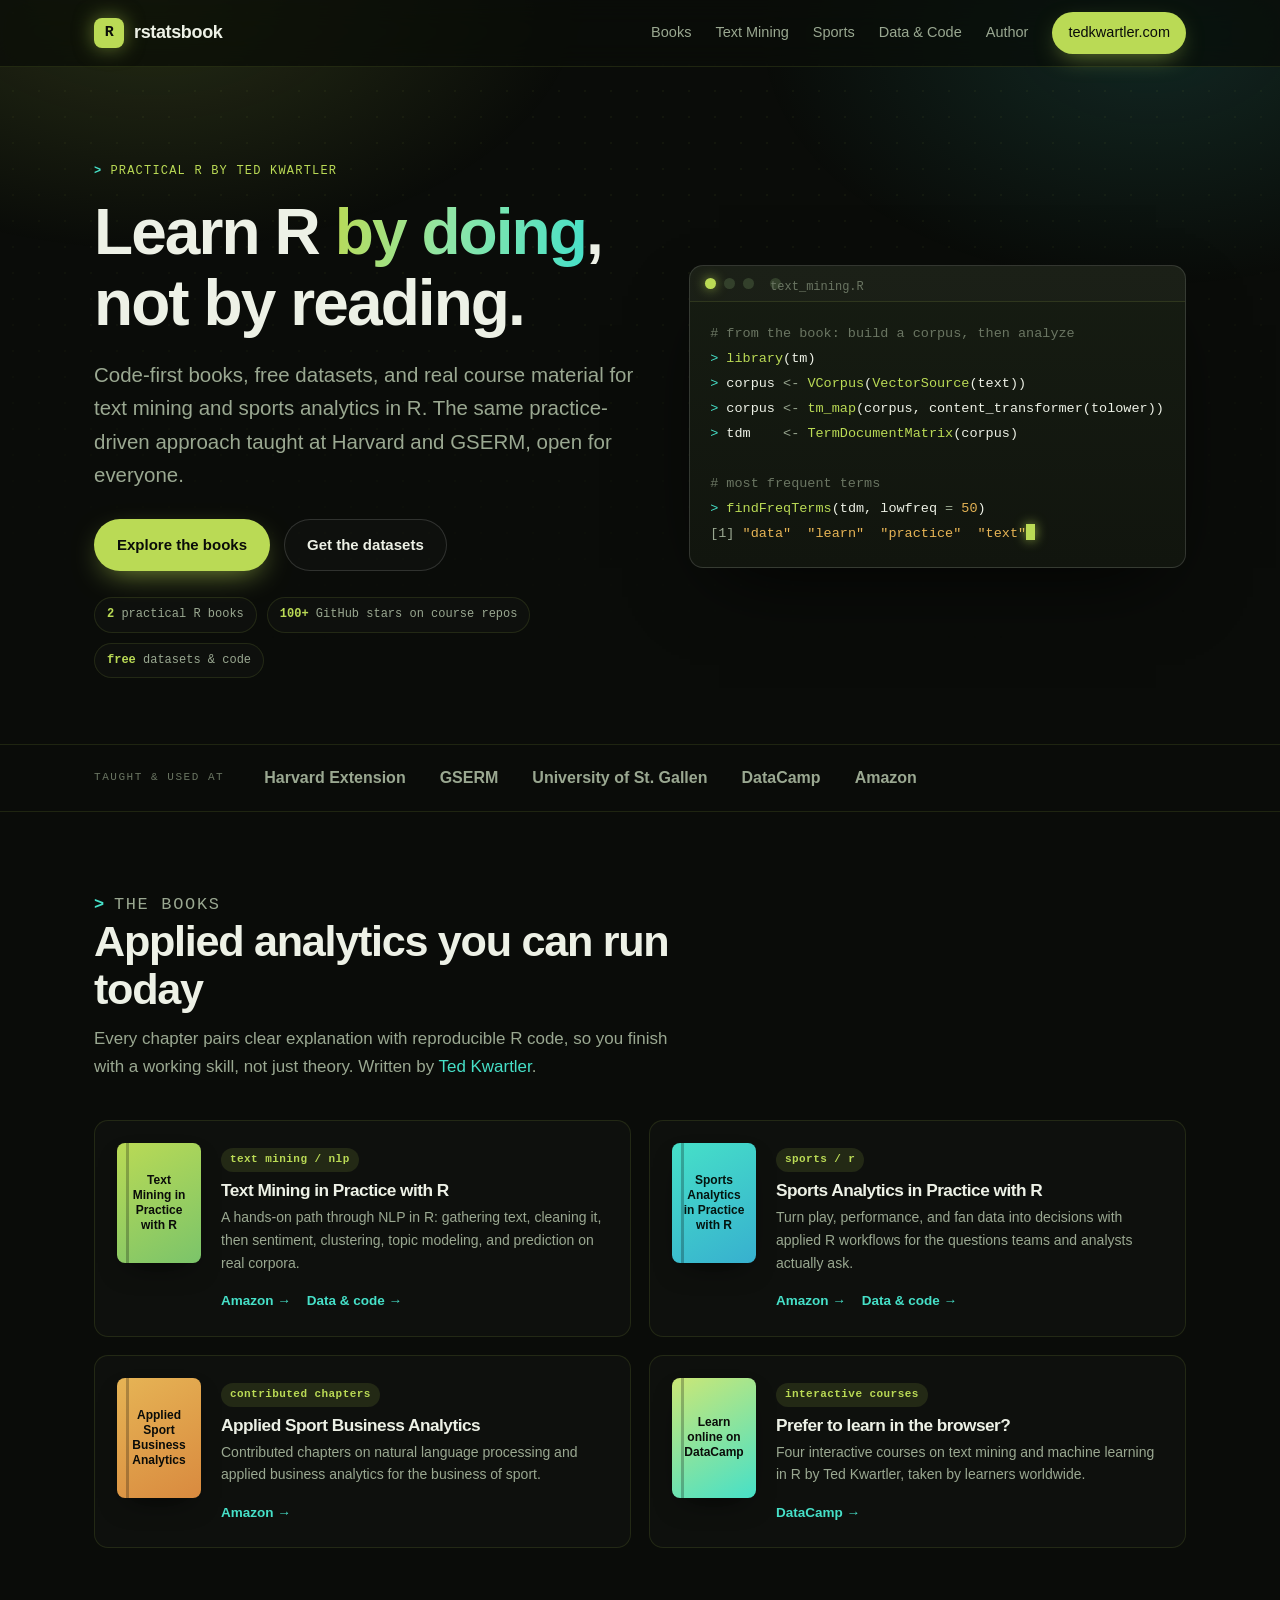
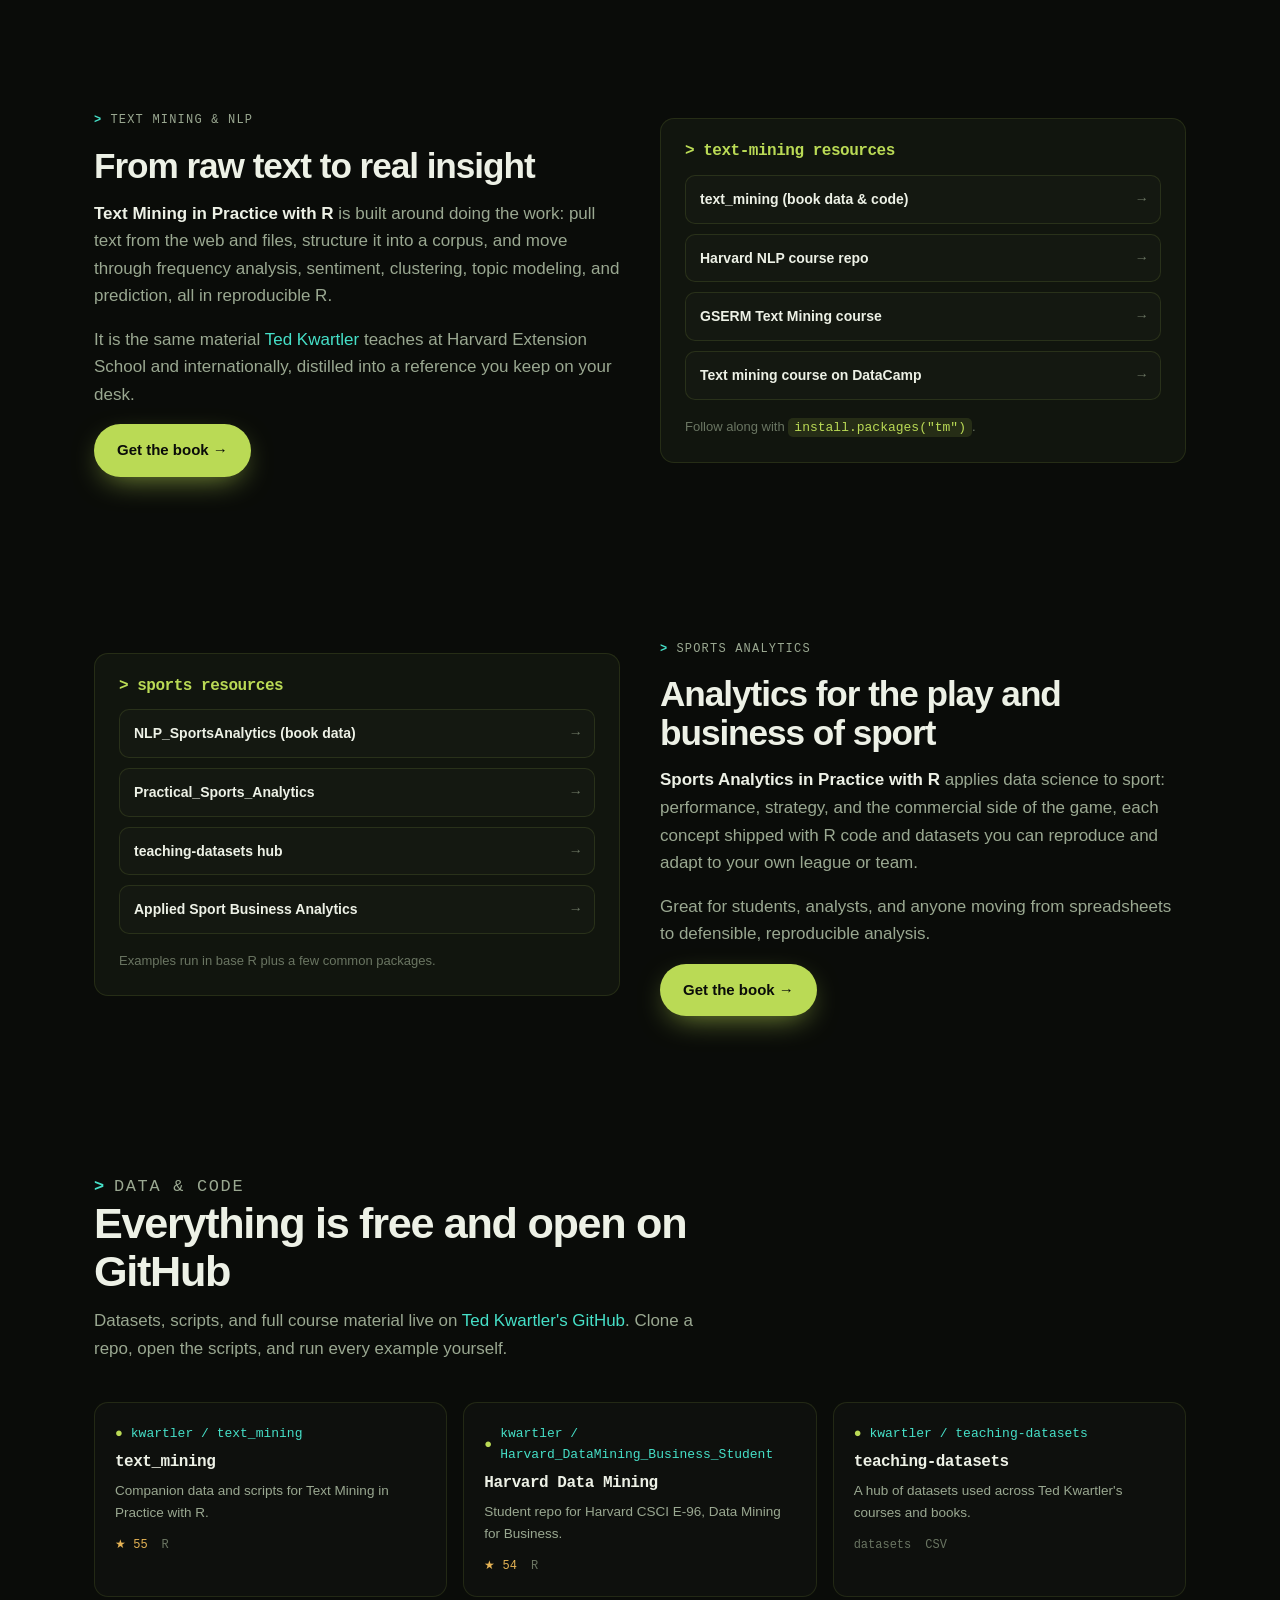
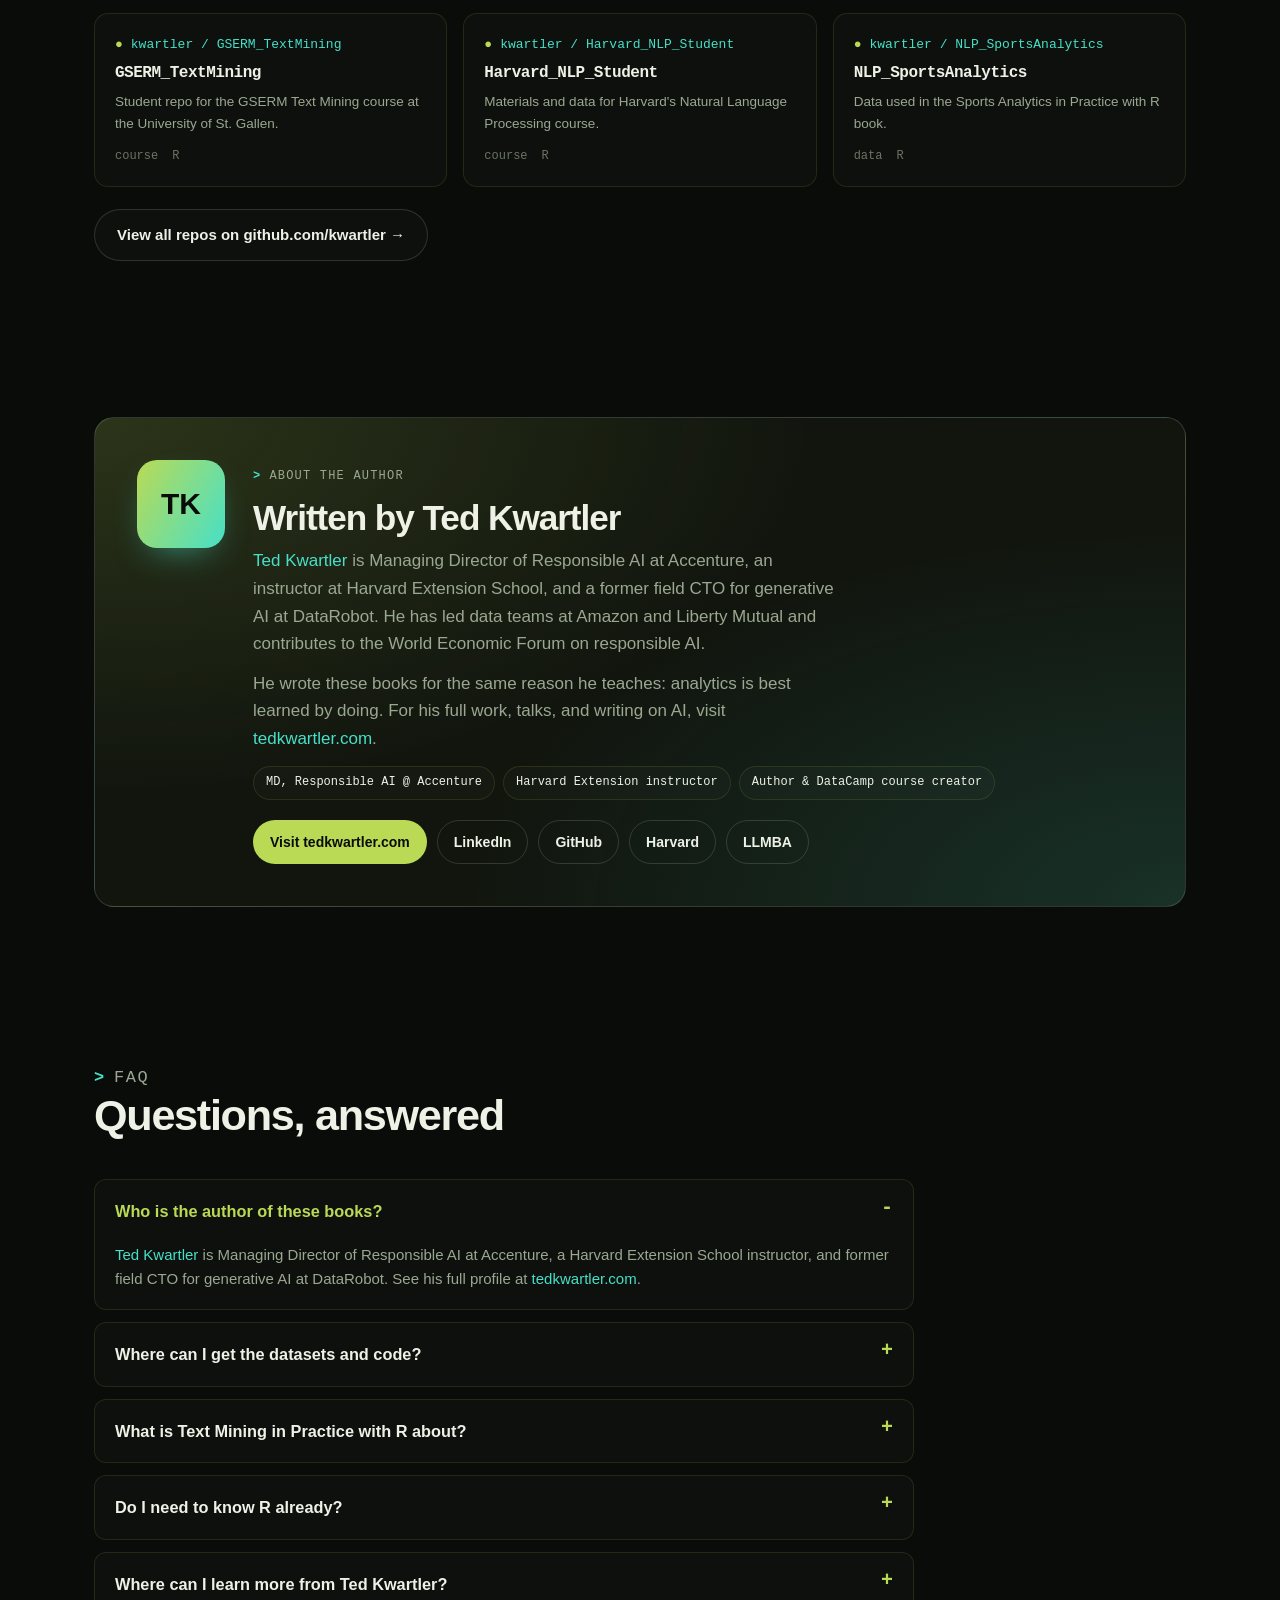
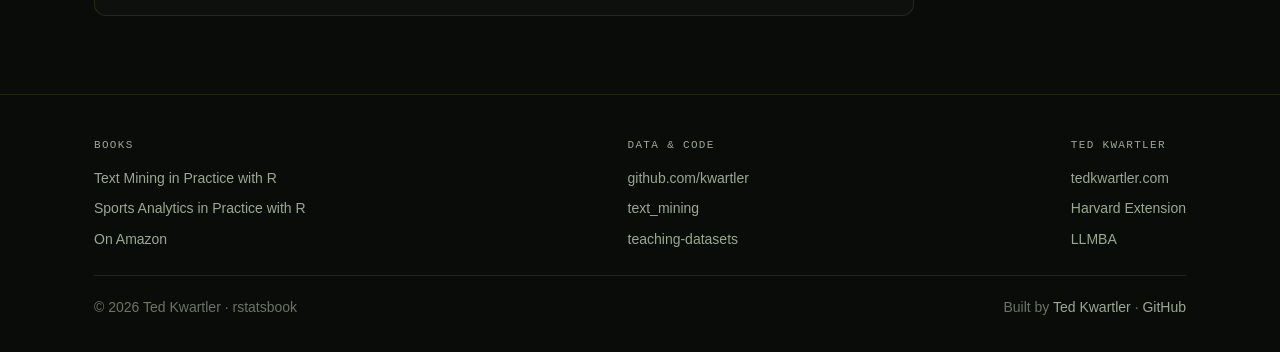
<file: index.html>
<!DOCTYPE html>
<html lang="en">
<head>
<meta charset="utf-8">
<meta name="viewport" content="width=device-width, initial-scale=1">
<title>rstatsbook: Learn R by Doing | Text Mining &amp; Sports Analytics by Ted Kwartler</title>
<meta name="description" content="rstatsbook is the home of Ted Kwartler's practical R books, Text Mining in Practice with R and Sports Analytics in Practice with R, plus free datasets and course code on GitHub. Learn data science the way it is taught at Harvard and GSERM.">
<meta name="author" content="Ted Kwartler">
<meta name="keywords" content="Text Mining in Practice with R, Sports Analytics in Practice with R, Ted Kwartler, R programming, text mining, NLP, sports analytics, R datasets, data science books, learn R">
<link rel="canonical" href="https://www.rstatsbook.com/">
<meta name="robots" content="index, follow, max-image-preview:large">
<meta name="theme-color" content="#0a0c09">

<meta property="og:type" content="website">
<meta property="og:site_name" content="rstatsbook">
<meta property="og:title" content="rstatsbook: Learn R by Doing, by Ted Kwartler">
<meta property="og:description" content="Practical R books, free datasets, and course code from Ted Kwartler: text mining and sports analytics you can run today.">
<meta property="og:url" content="https://www.rstatsbook.com/">
<meta property="og:image" content="https://www.rstatsbook.com/assets/og-image.png">
<meta name="twitter:card" content="summary_large_image">
<meta name="twitter:creator" content="@tkwartler">
<meta name="twitter:title" content="rstatsbook: Learn R by Doing, by Ted Kwartler">
<meta name="twitter:description" content="Practical R books, free datasets, and course code: text mining and sports analytics you can run today.">
<meta name="twitter:image" content="https://www.rstatsbook.com/assets/og-image.png">

<link rel="icon" href="/assets/favicon.svg" type="image/svg+xml">
<link rel="apple-touch-icon" href="/assets/favicon.svg">
<link rel="stylesheet" href="/assets/style.css">

<script type="application/ld+json">
{
  "@context": "https://schema.org",
  "@graph": [
    {
      "@type": "WebSite",
      "@id": "https://www.rstatsbook.com/#website",
      "url": "https://www.rstatsbook.com/",
      "name": "rstatsbook",
      "description": "Practical R books, datasets, and course code by Ted Kwartler.",
      "author": { "@id": "https://tedkwartler.com/#person" },
      "publisher": { "@id": "https://tedkwartler.com/#person" }
    },
    {
      "@type": "Person",
      "@id": "https://tedkwartler.com/#person",
      "name": "Ted Kwartler",
      "alternateName": "Edward Kwartler",
      "url": "https://tedkwartler.com/",
      "jobTitle": "Managing Director, Responsible AI",
      "worksFor": { "@type": "Organization", "name": "Accenture" },
      "knowsAbout": ["R programming", "Text Mining", "Natural Language Processing", "Sports Analytics", "Responsible AI", "Generative AI", "Data Science"],
      "sameAs": [
        "https://tedkwartler.com/",
        "https://www.linkedin.com/in/edwardkwartler/",
        "https://github.com/kwartler",
        "https://twitter.com/tkwartler",
        "https://extension.harvard.edu/faculty/ted-kwartler/",
        "https://www.datacamp.com/instructors/ehk116",
        "https://www.amazon.com/Ted-Kwartler/e/B0725KCW27",
        "https://llmba.com/"
      ]
    },
    {
      "@type": "ItemList",
      "name": "Books by Ted Kwartler",
      "itemListElement": [
        { "@type": "ListItem", "position": 1, "item": { "@type": "Book", "name": "Text Mining in Practice with R", "author": { "@id": "https://tedkwartler.com/#person" }, "inLanguage": "en", "url": "https://www.amazon.com/Ted-Kwartler/e/B0725KCW27" } },
        { "@type": "ListItem", "position": 2, "item": { "@type": "Book", "name": "Sports Analytics in Practice with R", "author": { "@id": "https://tedkwartler.com/#person" }, "inLanguage": "en", "url": "https://www.rstatsbook.com/" } },
        { "@type": "ListItem", "position": 3, "item": { "@type": "Book", "name": "Applied Sport Business Analytics", "author": { "@id": "https://tedkwartler.com/#person" }, "inLanguage": "en", "url": "https://www.rstatsbook.com/" } }
      ]
    },
    {
      "@type": "FAQPage",
      "mainEntity": [
        { "@type": "Question", "name": "Who is the author of the rstatsbook books?", "acceptedAnswer": { "@type": "Answer", "text": "Ted Kwartler, Managing Director of Responsible AI at Accenture, a Harvard Extension School instructor, and former field CTO for generative AI at DataRobot. Learn more at tedkwartler.com." } },
        { "@type": "Question", "name": "Where can I get the datasets and code?", "acceptedAnswer": { "@type": "Answer", "text": "All companion datasets and scripts are free and open on Ted Kwartler's GitHub at github.com/kwartler, especially the text_mining and teaching-datasets repositories." } },
        { "@type": "Question", "name": "What is Text Mining in Practice with R about?", "acceptedAnswer": { "@type": "Answer", "text": "It is a hands-on guide to natural language processing in R, covering data collection, cleaning, sentiment analysis, clustering, topic modeling, and prediction, all with reproducible code." } },
        { "@type": "Question", "name": "Where can I learn more from Ted Kwartler?", "acceptedAnswer": { "@type": "Answer", "text": "Visit tedkwartler.com for his full work, plus Harvard Extension School, DataCamp, and the LLMBA program at llmba.com." } }
      ]
    }
  ]
}
</script>
</head>
<body>
<header class="site">
  <div class="wrap nav">
    <a class="brand" href="/"><span class="r">R</span> rstatsbook</a>
    <button class="menu-btn" aria-label="Menu" aria-expanded="false">&#9776;</button>
    <nav class="nav-links" id="menu">
      <a href="#books">Books</a>
      <a href="#textmining">Text Mining</a>
      <a href="#sports">Sports</a>
      <a href="#data">Data &amp; Code</a>
      <a href="#author">Author</a>
      <a class="nav-cta" href="https://tedkwartler.com/">tedkwartler.com</a>
    </nav>
  </div>
</header>

<main>
<!-- HERO -->
<section class="hero">
  <div class="wrap">
    <div class="hero-grid">
      <div>
        <p class="kicker">Practical R by Ted Kwartler</p>
        <h1>Learn R <span class="grad">by doing</span>, not by reading.</h1>
        <p class="lead">Code-first books, free datasets, and real course material for text mining and sports analytics in R. The same practice-driven approach taught at Harvard and GSERM, open for everyone.</p>
        <div class="btn-row">
          <a class="btn btn-primary" href="#books">Explore the books</a>
          <a class="btn btn-ghost" href="#data">Get the datasets</a>
        </div>
        <div class="hero-meta">
          <span class="chip"><b>2</b> practical R books</span>
          <span class="chip"><b>100+</b> GitHub stars on course repos</span>
          <span class="chip"><b>free</b> datasets &amp; code</span>
        </div>
      </div>
      <div class="console" aria-hidden="true">
        <div class="bar"><span class="g"></span><span></span><span></span><span class="path">text_mining.R</span></div>
<pre><span class="cm"># from the book: build a corpus, then analyze</span>
<span class="pr">&gt;</span> <span class="fn">library</span>(tm)
<span class="pr">&gt;</span> corpus <span class="op">&lt;-</span> <span class="fn">VCorpus</span>(<span class="fn">VectorSource</span>(text))
<span class="pr">&gt;</span> corpus <span class="op">&lt;-</span> <span class="fn">tm_map</span>(corpus, content_transformer(tolower))
<span class="pr">&gt;</span> tdm    <span class="op">&lt;-</span> <span class="fn">TermDocumentMatrix</span>(corpus)

<span class="cm"># most frequent terms</span>
<span class="pr">&gt;</span> <span class="fn">findFreqTerms</span>(tdm, lowfreq <span class="op">=</span> <span class="st">50</span>)
<span class="op">[1]</span> <span class="st">"data"  "learn"  "practice"  "text"</span><span class="cursor"></span>
</pre>
      </div>
    </div>
  </div>
</section>

<!-- MARQUEE -->
<div class="marquee">
  <div class="wrap row">
    <span class="lbl">Taught &amp; used at</span>
    <div class="items">
      <span>Harvard Extension</span><span>GSERM</span><span>University of St. Gallen</span><span>DataCamp</span><span>Amazon</span>
    </div>
  </div>
</div>

<!-- BOOKS -->
<section id="books">
  <div class="wrap">
    <div class="section-head">
      <p class="kicker">The books</p>
      <h2>Applied analytics you can run today</h2>
      <p>Every chapter pairs clear explanation with reproducible R code, so you finish with a working skill, not just theory. Written by <a href="https://tedkwartler.com/">Ted Kwartler</a>.</p>
    </div>
    <div class="books">
      <article class="book">
        <div class="cover c1">Text Mining in Practice with R</div>
        <div>
          <span class="tag">text mining / nlp</span>
          <h3>Text Mining in Practice with R</h3>
          <p>A hands-on path through NLP in R: gathering text, cleaning it, then sentiment, clustering, topic modeling, and prediction on real corpora.</p>
          <div class="links"><a href="https://www.amazon.com/Ted-Kwartler/e/B0725KCW27">Amazon &rarr;</a><a href="https://github.com/kwartler/text_mining">Data &amp; code &rarr;</a></div>
        </div>
      </article>
      <article class="book">
        <div class="cover c2">Sports Analytics in Practice with R</div>
        <div>
          <span class="tag">sports / r</span>
          <h3>Sports Analytics in Practice with R</h3>
          <p>Turn play, performance, and fan data into decisions with applied R workflows for the questions teams and analysts actually ask.</p>
          <div class="links"><a href="https://www.amazon.com/Ted-Kwartler/e/B0725KCW27">Amazon &rarr;</a><a href="#sports">Data &amp; code &rarr;</a></div>
        </div>
      </article>
      <article class="book">
        <div class="cover c3">Applied Sport Business Analytics</div>
        <div>
          <span class="tag">contributed chapters</span>
          <h3>Applied Sport Business Analytics</h3>
          <p>Contributed chapters on natural language processing and applied business analytics for the business of sport.</p>
          <div class="links"><a href="https://www.amazon.com/Ted-Kwartler/e/B0725KCW27">Amazon &rarr;</a></div>
        </div>
      </article>
      <article class="book">
        <div class="cover c4">Learn online on DataCamp</div>
        <div>
          <span class="tag">interactive courses</span>
          <h3>Prefer to learn in the browser?</h3>
          <p>Four interactive courses on text mining and machine learning in R by Ted Kwartler, taken by learners worldwide.</p>
          <div class="links"><a href="https://www.datacamp.com/instructors/ehk116">DataCamp &rarr;</a></div>
        </div>
      </article>
    </div>
  </div>
</section>

<!-- TEXT MINING -->
<section id="textmining">
  <div class="wrap">
    <div class="topic">
      <div class="txt">
        <p class="kicker">Text Mining &amp; NLP</p>
        <h2>From raw text to real insight</h2>
        <p><strong style="color:var(--text)">Text Mining in Practice with R</strong> is built around doing the work: pull text from the web and files, structure it into a corpus, and move through frequency analysis, sentiment, clustering, topic modeling, and prediction, all in reproducible R.</p>
        <p>It is the same material <a href="https://tedkwartler.com/">Ted Kwartler</a> teaches at Harvard Extension School and internationally, distilled into a reference you keep on your desk.</p>
        <a class="btn btn-primary" href="https://www.amazon.com/Ted-Kwartler/e/B0725KCW27">Get the book &rarr;</a>
      </div>
      <div class="panel">
        <h3>&gt; text-mining resources</h3>
        <ul class="res">
          <li><a href="https://github.com/kwartler/text_mining">text_mining (book data &amp; code) <span class="arw">&rarr;</span></a></li>
          <li><a href="https://github.com/kwartler/Harvard_NLP_Student">Harvard NLP course repo <span class="arw">&rarr;</span></a></li>
          <li><a href="https://github.com/kwartler/GSERM_TextMining">GSERM Text Mining course <span class="arw">&rarr;</span></a></li>
          <li><a href="https://www.datacamp.com/instructors/ehk116">Text mining course on DataCamp <span class="arw">&rarr;</span></a></li>
        </ul>
        <p style="margin:16px 0 0;color:var(--dim);font-size:13px">Follow along with <code>install.packages("tm")</code>.</p>
      </div>
    </div>
  </div>
</section>

<!-- SPORTS -->
<section id="sports">
  <div class="wrap">
    <div class="topic rev">
      <div class="txt">
        <p class="kicker">Sports Analytics</p>
        <h2>Analytics for the play and business of sport</h2>
        <p><strong style="color:var(--text)">Sports Analytics in Practice with R</strong> applies data science to sport: performance, strategy, and the commercial side of the game, each concept shipped with R code and datasets you can reproduce and adapt to your own league or team.</p>
        <p>Great for students, analysts, and anyone moving from spreadsheets to defensible, reproducible analysis.</p>
        <a class="btn btn-primary" href="https://www.amazon.com/Ted-Kwartler/e/B0725KCW27">Get the book &rarr;</a>
      </div>
      <div class="panel">
        <h3>&gt; sports resources</h3>
        <ul class="res">
          <li><a href="https://github.com/kwartler/NLP_SportsAnalytics">NLP_SportsAnalytics (book data) <span class="arw">&rarr;</span></a></li>
          <li><a href="https://github.com/kwartler/Practical_Sports_Analytics">Practical_Sports_Analytics <span class="arw">&rarr;</span></a></li>
          <li><a href="https://github.com/kwartler/teaching-datasets">teaching-datasets hub <span class="arw">&rarr;</span></a></li>
          <li><a href="https://www.amazon.com/Ted-Kwartler/e/B0725KCW27">Applied Sport Business Analytics <span class="arw">&rarr;</span></a></li>
        </ul>
        <p style="margin:16px 0 0;color:var(--dim);font-size:13px">Examples run in base R plus a few common packages.</p>
      </div>
    </div>
  </div>
</section>

<!-- DATA & CODE HUB -->
<section id="data">
  <div class="wrap">
    <div class="section-head">
      <p class="kicker">Data &amp; code</p>
      <h2>Everything is free and open on GitHub</h2>
      <p>Datasets, scripts, and full course material live on <a href="https://github.com/kwartler">Ted Kwartler's GitHub</a>. Clone a repo, open the scripts, and run every example yourself.</p>
    </div>
    <div class="repos">
      <a class="repo" href="https://github.com/kwartler/text_mining">
        <div class="top"><span class="ic">&#9679;</span> kwartler / text_mining</div>
        <h3>text_mining</h3>
        <p>Companion data and scripts for Text Mining in Practice with R.</p>
        <div class="meta"><span class="star">&#9733; 55</span><span>R</span></div>
      </a>
      <a class="repo" href="https://github.com/kwartler/Harvard_DataMining_Business_Student">
        <div class="top"><span class="ic">&#9679;</span> kwartler / Harvard_DataMining_Business_Student</div>
        <h3>Harvard Data Mining</h3>
        <p>Student repo for Harvard CSCI E-96, Data Mining for Business.</p>
        <div class="meta"><span class="star">&#9733; 54</span><span>R</span></div>
      </a>
      <a class="repo" href="https://github.com/kwartler/teaching-datasets">
        <div class="top"><span class="ic">&#9679;</span> kwartler / teaching-datasets</div>
        <h3>teaching-datasets</h3>
        <p>A hub of datasets used across Ted Kwartler's courses and books.</p>
        <div class="meta"><span>datasets</span><span>CSV</span></div>
      </a>
      <a class="repo" href="https://github.com/kwartler/GSERM_TextMining">
        <div class="top"><span class="ic">&#9679;</span> kwartler / GSERM_TextMining</div>
        <h3>GSERM_TextMining</h3>
        <p>Student repo for the GSERM Text Mining course at the University of St. Gallen.</p>
        <div class="meta"><span>course</span><span>R</span></div>
      </a>
      <a class="repo" href="https://github.com/kwartler/Harvard_NLP_Student">
        <div class="top"><span class="ic">&#9679;</span> kwartler / Harvard_NLP_Student</div>
        <h3>Harvard_NLP_Student</h3>
        <p>Materials and data for Harvard's Natural Language Processing course.</p>
        <div class="meta"><span>course</span><span>R</span></div>
      </a>
      <a class="repo" href="https://github.com/kwartler/NLP_SportsAnalytics">
        <div class="top"><span class="ic">&#9679;</span> kwartler / NLP_SportsAnalytics</div>
        <h3>NLP_SportsAnalytics</h3>
        <p>Data used in the Sports Analytics in Practice with R book.</p>
        <div class="meta"><span>data</span><span>R</span></div>
      </a>
    </div>
    <div style="margin-top:22px"><a class="btn btn-ghost" href="https://github.com/kwartler">View all repos on github.com/kwartler &rarr;</a></div>
  </div>
</section>

<!-- AUTHOR / LINK WHEEL -->
<section id="author">
  <div class="wrap">
    <div class="author">
      <div class="author-grid">
        <div class="mono">TK</div>
        <div>
          <p class="kicker">About the author</p>
          <h2>Written by <a href="https://tedkwartler.com/" style="color:inherit">Ted Kwartler</a></h2>
          <p><a href="https://tedkwartler.com/">Ted Kwartler</a> is Managing Director of Responsible AI at Accenture, an instructor at Harvard Extension School, and a former field CTO for generative AI at DataRobot. He has led data teams at Amazon and Liberty Mutual and contributes to the World Economic Forum on responsible AI.</p>
          <p>He wrote these books for the same reason he teaches: analytics is best learned by doing. For his full work, talks, and writing on AI, visit <a href="https://tedkwartler.com/">tedkwartler.com</a>.</p>
          <div class="roles">
            <span>MD, Responsible AI @ Accenture</span>
            <span>Harvard Extension instructor</span>
            <span>Author &amp; DataCamp course creator</span>
          </div>
          <div class="wheel">
            <a class="primary" href="https://tedkwartler.com/">Visit tedkwartler.com</a>
            <a href="https://www.linkedin.com/in/edwardkwartler/" rel="me">LinkedIn</a>
            <a href="https://github.com/kwartler" rel="me">GitHub</a>
            <a href="https://extension.harvard.edu/faculty/ted-kwartler/">Harvard</a>
            <a href="https://llmba.com/">LLMBA</a>
          </div>
        </div>
      </div>
    </div>
  </div>
</section>

<!-- FAQ -->
<section id="faq">
  <div class="wrap">
    <div class="section-head">
      <p class="kicker">FAQ</p>
      <h2>Questions, answered</h2>
    </div>
    <div class="faq">
      <details open>
        <summary>Who is the author of these books?</summary>
        <div class="a"><a href="https://tedkwartler.com/">Ted Kwartler</a> is Managing Director of Responsible AI at Accenture, a Harvard Extension School instructor, and former field CTO for generative AI at DataRobot. See his full profile at <a href="https://tedkwartler.com/">tedkwartler.com</a>.</div>
      </details>
      <details>
        <summary>Where can I get the datasets and code?</summary>
        <div class="a">Everything is free and open on <a href="https://github.com/kwartler">github.com/kwartler</a>, especially the <a href="https://github.com/kwartler/text_mining">text_mining</a> and <a href="https://github.com/kwartler/teaching-datasets">teaching-datasets</a> repositories.</div>
      </details>
      <details>
        <summary>What is Text Mining in Practice with R about?</summary>
        <div class="a">It is a hands-on guide to natural language processing in R: data collection, cleaning, sentiment, clustering, topic modeling, and prediction, all with reproducible code you run yourself.</div>
      </details>
      <details>
        <summary>Do I need to know R already?</summary>
        <div class="a">Basic familiarity helps, but the books are written to teach by doing. If you are brand new, start with the free datasets and the intro material on <a href="https://www.datacamp.com/instructors/ehk116">DataCamp</a>.</div>
      </details>
      <details>
        <summary>Where can I learn more from Ted Kwartler?</summary>
        <div class="a">Visit <a href="https://tedkwartler.com/">tedkwartler.com</a> for his work on responsible and generative AI, plus <a href="https://extension.harvard.edu/faculty/ted-kwartler/">Harvard Extension School</a>, <a href="https://www.datacamp.com/instructors/ehk116">DataCamp</a>, and the <a href="https://llmba.com/">LLMBA</a> program.</div>
      </details>
    </div>
  </div>
</section>
</main>

<footer class="site">
  <div class="wrap">
    <div class="cols">
      <nav>
        <span class="h">Books</span>
        <a href="#textmining">Text Mining in Practice with R</a>
        <a href="#sports">Sports Analytics in Practice with R</a>
        <a href="https://www.amazon.com/Ted-Kwartler/e/B0725KCW27">On Amazon</a>
      </nav>
      <nav>
        <span class="h">Data &amp; code</span>
        <a href="https://github.com/kwartler">github.com/kwartler</a>
        <a href="https://github.com/kwartler/text_mining">text_mining</a>
        <a href="https://github.com/kwartler/teaching-datasets">teaching-datasets</a>
      </nav>
      <nav>
        <span class="h">Ted Kwartler</span>
        <a href="https://tedkwartler.com/">tedkwartler.com</a>
        <a href="https://extension.harvard.edu/faculty/ted-kwartler/">Harvard Extension</a>
        <a href="https://llmba.com/">LLMBA</a>
      </nav>
    </div>
    <div class="base">
      <div>&copy; <span id="year">2026</span> Ted Kwartler &middot; rstatsbook</div>
      <div>Built by <a href="https://tedkwartler.com/">Ted Kwartler</a> &middot; <a href="https://github.com/kwartler">GitHub</a></div>
    </div>
  </div>
</footer>

<script>
  document.getElementById('year').textContent = new Date().getFullYear();
  var btn = document.querySelector('.menu-btn'), menu = document.getElementById('menu');
  btn.addEventListener('click', function () { var o = menu.classList.toggle('open'); btn.setAttribute('aria-expanded', o); });
  menu.querySelectorAll('a').forEach(function (a) { a.addEventListener('click', function () { menu.classList.remove('open'); }); });
</script>
</body>
</html>
</file>
<file: assets/style.css>
/* rstatsbook.com v2 - "R console" dark theme, #bada55 lime + teal (unique vs tedkwartler) */
:root {
  --bg: #0a0c09;
  --bg-2: #0e120c;
  --panel: #11150e;
  --panel-2: #161c12;
  --line: rgba(186,218,85,.12);
  --line-2: rgba(255,255,255,.14);
  --text: #edf1e6;
  --muted: #9aa891;
  --dim: #6a7562;
  --lime: #bada55;
  --lime-2: #cbe776;
  --lime-soft: rgba(186,218,85,.12);
  --teal: #46e0c8;
  --teal-2: #7cead9;
  --amber: #e6b455;
  --grad: linear-gradient(100deg, #bada55 0%, #8fe6a6 45%, #46e0c8 100%);
  --grad-2: linear-gradient(120deg, #bada55, #46e0c8);
  --radius: 14px;
  --maxw: 1140px;
  --font-sans: -apple-system, BlinkMacSystemFont, "Segoe UI", Inter, Roboto, Helvetica, Arial, sans-serif;
  --font-mono: "SF Mono", ui-monospace, "JetBrains Mono", "Cascadia Code", Menlo, Consolas, monospace;
}
* { box-sizing: border-box; }
html { scroll-behavior: smooth; -webkit-text-size-adjust: 100%; }
body { margin: 0; font-family: var(--font-sans); color: var(--text); background: var(--bg); line-height: 1.62; font-size: 17px; -webkit-font-smoothing: antialiased; overflow-x: hidden; }
body::before {
  content: ""; position: fixed; inset: 0; z-index: -2; pointer-events: none;
  background-image: radial-gradient(rgba(186,218,85,.05) 1px, transparent 1px);
  background-size: 26px 26px;
  mask-image: radial-gradient(120% 75% at 50% 0%, #000 35%, transparent 100%);
  -webkit-mask-image: radial-gradient(120% 75% at 50% 0%, #000 35%, transparent 100%);
}
body::after {
  content: ""; position: fixed; inset: 0; z-index: -3; pointer-events: none;
  background:
    radial-gradient(48% 40% at 12% 0%, rgba(186,218,85,.16), transparent 70%),
    radial-gradient(44% 40% at 90% 4%, rgba(70,224,200,.13), transparent 70%);
}
h1,h2,h3,h4 { font-family: var(--font-sans); font-weight: 750; line-height: 1.1; letter-spacing: -.03em; margin: 0; }
a { color: var(--teal); text-decoration: none; }
a:hover { color: var(--teal-2); }
img { max-width: 100%; display: block; }
.wrap { max-width: var(--maxw); margin: 0 auto; padding: 0 24px; }
.kicker { font-family: var(--font-mono); font-size: 12px; letter-spacing: .1em; text-transform: uppercase; color: var(--lime); margin: 0 0 16px; display: inline-flex; align-items: center; gap: 8px; }
.kicker::before { content: ">"; color: var(--teal); font-weight: 700; }
.grad { background: var(--grad); -webkit-background-clip: text; background-clip: text; color: transparent; }

/* Header */
header.site { position: sticky; top: 0; z-index: 50; background: rgba(10,12,9,.75); backdrop-filter: saturate(160%) blur(14px); border-bottom: 1px solid var(--line); }
.nav { display: flex; align-items: center; justify-content: space-between; height: 66px; }
.brand { font-weight: 800; font-size: 18px; color: var(--text); letter-spacing: -.02em; display: flex; align-items: center; gap: 10px; }
.brand:hover { color: var(--text); }
.brand .r { font-family: var(--font-mono); color: var(--bg); background: var(--lime); width: 30px; height: 30px; border-radius: 8px; display: grid; place-items: center; font-weight: 800; font-size: 15px; box-shadow: 0 0 20px rgba(186,218,85,.5); }
.nav-links { display: flex; gap: 24px; align-items: center; }
.nav-links a { color: var(--muted); font-size: 14.5px; font-weight: 500; }
.nav-links a:hover { color: var(--text); }
.nav-cta { color: var(--bg) !important; background: var(--lime); padding: 9px 16px; border-radius: 999px; font-size: 14px; font-weight: 700; box-shadow: 0 8px 24px -8px rgba(186,218,85,.6); }
.nav-cta:hover { background: var(--lime-2); }
.menu-btn { display: none; background: none; border: 0; color: var(--text); font-size: 24px; cursor: pointer; }
@media (max-width: 880px) {
  .nav-links { display: none; }
  .nav-links.open { display: flex; flex-direction: column; position: absolute; top: 66px; left: 0; right: 0; background: var(--bg-2); border-bottom: 1px solid var(--line); padding: 18px 24px; gap: 16px; }
  .menu-btn { display: block; }
}

/* Buttons */
.btn { display: inline-flex; align-items: center; gap: 8px; padding: 13px 22px; border-radius: 999px; font-weight: 700; font-size: 15px; border: 1px solid transparent; cursor: pointer; transition: transform .15s ease, box-shadow .2s ease, background .2s ease; }
.btn-primary { background: var(--lime); color: var(--bg); box-shadow: 0 10px 30px -10px rgba(186,218,85,.7); }
.btn-primary:hover { background: var(--lime-2); color: var(--bg); transform: translateY(-2px); }
.btn-ghost { background: rgba(255,255,255,.02); color: var(--text); border-color: var(--line-2); }
.btn-ghost:hover { border-color: var(--teal); color: var(--text); box-shadow: 0 0 24px -6px rgba(70,224,200,.5); transform: translateY(-2px); }

/* Hero */
.hero { padding: 88px 0 66px; }
.hero-grid { display: grid; grid-template-columns: 1.05fr .95fr; gap: 46px; align-items: center; }
.hero h1 { font-size: clamp(2.4rem, 5.6vw, 4rem); margin: 0 0 20px; }
.hero .lead { font-size: clamp(1.05rem, 2.1vw, 1.28rem); color: var(--muted); max-width: 48ch; margin: 0 0 28px; }
.btn-row { display: flex; flex-wrap: wrap; gap: 14px; }
.hero-meta { margin-top: 26px; display: flex; flex-wrap: wrap; gap: 10px; }
.chip { font-family: var(--font-mono); font-size: 12px; color: var(--muted); border: 1px solid var(--line); background: rgba(255,255,255,.02); padding: 7px 12px; border-radius: 999px; }
.chip b { color: var(--lime); font-weight: 600; }

/* R console card */
.console { background: linear-gradient(180deg, var(--panel-2), var(--panel)); border: 1px solid var(--line-2); border-radius: 14px; overflow: hidden; box-shadow: 0 30px 80px -30px rgba(0,0,0,.9); }
.console .bar { display: flex; align-items: center; gap: 8px; padding: 12px 15px; border-bottom: 1px solid var(--line); background: rgba(255,255,255,.02); }
.console .bar span { width: 11px; height: 11px; border-radius: 50%; background: #33402b; }
.console .bar span.g { background: var(--lime); box-shadow: 0 0 12px rgba(186,218,85,.7); }
.console .bar .path { margin-left: 8px; font-family: var(--font-mono); font-size: 12px; color: var(--dim); }
.console pre { margin: 0; padding: 20px; font-family: var(--font-mono); font-size: 13.5px; line-height: 1.85; color: var(--text); overflow-x: auto; }
.console .cm { color: var(--dim); }
.console .pr { color: var(--teal); }
.console .fn { color: var(--lime); }
.console .st { color: var(--amber); }
.console .op { color: var(--muted); }
.console .cursor { display: inline-block; width: 9px; height: 16px; background: var(--lime); vertical-align: -3px; box-shadow: 0 0 12px rgba(186,218,85,.8); animation: blink 1.1s steps(1) infinite; }
@keyframes blink { 50% { opacity: 0; } }
@media (max-width: 920px) { .hero-grid { grid-template-columns: 1fr; gap: 32px; } .console { order: 2; } }

/* Marquee */
.marquee { border-top: 1px solid var(--line); border-bottom: 1px solid var(--line); padding: 20px 0; }
.marquee .row { display: flex; align-items: center; gap: 40px; flex-wrap: wrap; }
.marquee .lbl { font-family: var(--font-mono); font-size: 11px; letter-spacing: .14em; text-transform: uppercase; color: var(--dim); }
.marquee .items { display: flex; gap: 34px; flex-wrap: wrap; }
.marquee .items span { color: var(--muted); font-weight: 700; font-size: 16px; }

/* Sections */
section { padding: 78px 0; position: relative; }
.section-head { max-width: 64ch; margin-bottom: 40px; }
.section-head h2 { font-size: clamp(1.8rem, 4vw, 2.7rem); margin: 0 0 12px; }
.section-head p { color: var(--muted); margin: 0; font-size: 1.06rem; }

/* Books */
.books { display: grid; grid-template-columns: repeat(2, 1fr); gap: 18px; }
.book { display: flex; gap: 20px; background: rgba(255,255,255,.02); border: 1px solid var(--line); border-radius: var(--radius); padding: 22px; transition: transform .18s ease, border-color .18s ease, box-shadow .25s ease; }
.book:hover { transform: translateY(-3px); border-color: rgba(186,218,85,.4); box-shadow: 0 22px 50px -30px rgba(186,218,85,.5); }
.cover { width: 84px; min-width: 84px; height: 120px; border-radius: 8px; display: grid; place-items: center; text-align: center; color: var(--bg); font-weight: 800; font-size: 12px; padding: 10px; line-height: 1.25; position: relative; overflow: hidden; box-shadow: 0 12px 28px -12px rgba(0,0,0,.8); }
.cover::after { content: ""; position: absolute; left: 9px; top: 0; bottom: 0; width: 3px; background: rgba(0,0,0,.25); }
.cover.c1 { background: linear-gradient(150deg, #bada55, #7bc46a); }
.cover.c2 { background: linear-gradient(150deg, #46e0c8, #37b0cf); color:#04140f; }
.cover.c3 { background: linear-gradient(150deg, #e6b455, #d98a3f); }
.cover.c4 { background: linear-gradient(150deg, #cbe776, #46e0c8); }
.book .tag { display: inline-block; font-family: var(--font-mono); font-size: 11px; font-weight: 600; letter-spacing: .04em; color: var(--lime); background: var(--lime-soft); padding: 3px 9px; border-radius: 999px; margin-bottom: 9px; }
.book h3 { margin: 0 0 6px; font-size: 1.08rem; }
.book p { margin: 0 0 12px; color: var(--muted); font-size: 14px; }
.book .links a { font-weight: 700; font-size: 13.5px; margin-right: 16px; }
@media (max-width: 720px) { .books { grid-template-columns: 1fr; } }

/* Topic split */
.topic { display: grid; grid-template-columns: 1fr 1fr; gap: 40px; align-items: center; }
.topic.rev .txt { order: 2; }
.topic h2 { font-size: clamp(1.6rem, 3.6vw, 2.2rem); margin: 0 0 14px; }
.topic p { color: var(--muted); margin: 0 0 16px; }
.topic .panel { background: var(--panel); border: 1px solid var(--line); border-radius: var(--radius); padding: 24px; }
.topic .panel h3 { margin: 0 0 14px; font-size: 1rem; font-family: var(--font-mono); color: var(--lime); }
.topic ul.res { list-style: none; margin: 0; padding: 0; display: grid; gap: 10px; }
.topic ul.res a { display: flex; align-items: center; justify-content: space-between; gap: 12px; padding: 12px 14px; border: 1px solid var(--line); border-radius: 10px; color: var(--text); font-weight: 600; font-size: 14px; background: rgba(255,255,255,.015); }
.topic ul.res a:hover { border-color: var(--teal); color: var(--teal); }
.topic ul.res .arw { color: var(--dim); font-family: var(--font-mono); }
.topic code { font-family: var(--font-mono); font-size: 13px; background: var(--lime-soft); padding: 2px 6px; border-radius: 5px; color: var(--lime); }
@media (max-width: 820px) { .topic { grid-template-columns: 1fr; gap: 24px; } .topic.rev .txt { order: 0; } }

/* Repo grid */
.repos { display: grid; grid-template-columns: repeat(3, 1fr); gap: 16px; }
.repo { display: block; background: rgba(255,255,255,.02); border: 1px solid var(--line); border-radius: var(--radius); padding: 20px; color: var(--text); transition: transform .16s ease, border-color .18s ease, box-shadow .22s ease; }
.repo:hover { transform: translateY(-3px); border-color: rgba(70,224,200,.45); box-shadow: 0 18px 44px -26px rgba(70,224,200,.5); color: var(--text); }
.repo .top { display: flex; align-items: center; gap: 8px; font-family: var(--font-mono); font-size: 13px; color: var(--teal); margin-bottom: 10px; }
.repo .top .ic { color: var(--lime); }
.repo h3 { font-size: 1rem; margin: 0 0 8px; font-family: var(--font-mono); font-weight: 600; word-break: break-word; }
.repo p { margin: 0 0 12px; color: var(--muted); font-size: 13.5px; }
.repo .meta { display: flex; gap: 14px; font-size: 12px; color: var(--dim); font-family: var(--font-mono); }
.repo .meta .star { color: var(--amber); }
@media (max-width: 820px) { .repos { grid-template-columns: 1fr; } }

/* Author / link-wheel feature */
.author { position: relative; border: 1px solid var(--line-2); border-radius: 20px; padding: 42px; overflow: hidden; background: radial-gradient(120% 140% at 0% 0%, rgba(186,218,85,.16), transparent 55%), radial-gradient(120% 140% at 100% 100%, rgba(70,224,200,.14), transparent 55%), var(--panel); }
.author-grid { display: grid; grid-template-columns: auto 1fr; gap: 28px; align-items: start; }
.author .mono { width: 88px; height: 88px; border-radius: 20px; display: grid; place-items: center; background: var(--grad-2); color: var(--bg); font-weight: 800; font-size: 30px; box-shadow: 0 14px 34px -14px rgba(70,224,200,.6); }
.author h2 { font-size: clamp(1.6rem, 3.4vw, 2.2rem); margin: 0 0 10px; }
.author p { color: var(--muted); max-width: 62ch; margin: 0 0 12px; }
.author .roles { display: flex; flex-wrap: wrap; gap: 8px; margin: 14px 0 20px; }
.author .roles span { font-family: var(--font-mono); font-size: 12px; color: var(--text); border: 1px solid var(--line); border-radius: 999px; padding: 6px 12px; background: rgba(255,255,255,.02); }
.author .wheel { display: flex; flex-wrap: wrap; gap: 10px; }
.author .wheel a { display: inline-flex; align-items: center; gap: 7px; padding: 10px 16px; border-radius: 999px; font-weight: 600; font-size: 14px; border: 1px solid var(--line-2); color: var(--text); }
.author .wheel a.primary { background: var(--lime); color: var(--bg); border-color: transparent; }
.author .wheel a.primary:hover { background: var(--lime-2); }
.author .wheel a:hover { border-color: var(--teal); color: var(--teal); }
@media (max-width: 720px) { .author-grid { grid-template-columns: 1fr; } .author { padding: 30px; } }

/* FAQ */
.faq { display: grid; gap: 12px; max-width: 820px; }
.faq details { border: 1px solid var(--line); border-radius: 12px; background: rgba(255,255,255,.02); overflow: hidden; }
.faq summary { cursor: pointer; padding: 18px 20px; font-weight: 700; font-size: 1.02rem; list-style: none; display: flex; justify-content: space-between; gap: 12px; }
.faq summary::-webkit-details-marker { display: none; }
.faq summary::after { content: "+"; color: var(--lime); font-family: var(--font-mono); font-size: 20px; line-height: 1; }
.faq details[open] summary::after { content: "-"; }
.faq details[open] summary { color: var(--lime); }
.faq .a { padding: 0 20px 18px; color: var(--muted); font-size: 15px; }
.faq .a a { color: var(--teal); }

/* Footer */
footer.site { border-top: 1px solid var(--line); padding: 42px 0; color: var(--dim); font-size: 14px; }
footer.site .cols { display: flex; justify-content: space-between; flex-wrap: wrap; gap: 24px; margin-bottom: 24px; }
footer.site .cols nav { display: flex; flex-direction: column; gap: 8px; }
footer.site .cols .h { font-family: var(--font-mono); font-size: 11px; text-transform: uppercase; letter-spacing: .12em; color: var(--muted); margin-bottom: 4px; }
footer.site a { color: var(--muted); }
footer.site a:hover { color: var(--lime); }
footer.site .base { border-top: 1px solid var(--line); padding-top: 20px; display: flex; justify-content: space-between; flex-wrap: wrap; gap: 12px; }

@media (prefers-reduced-motion: reduce) { .cursor { animation: none; } * { scroll-behavior: auto; } }
</file>
